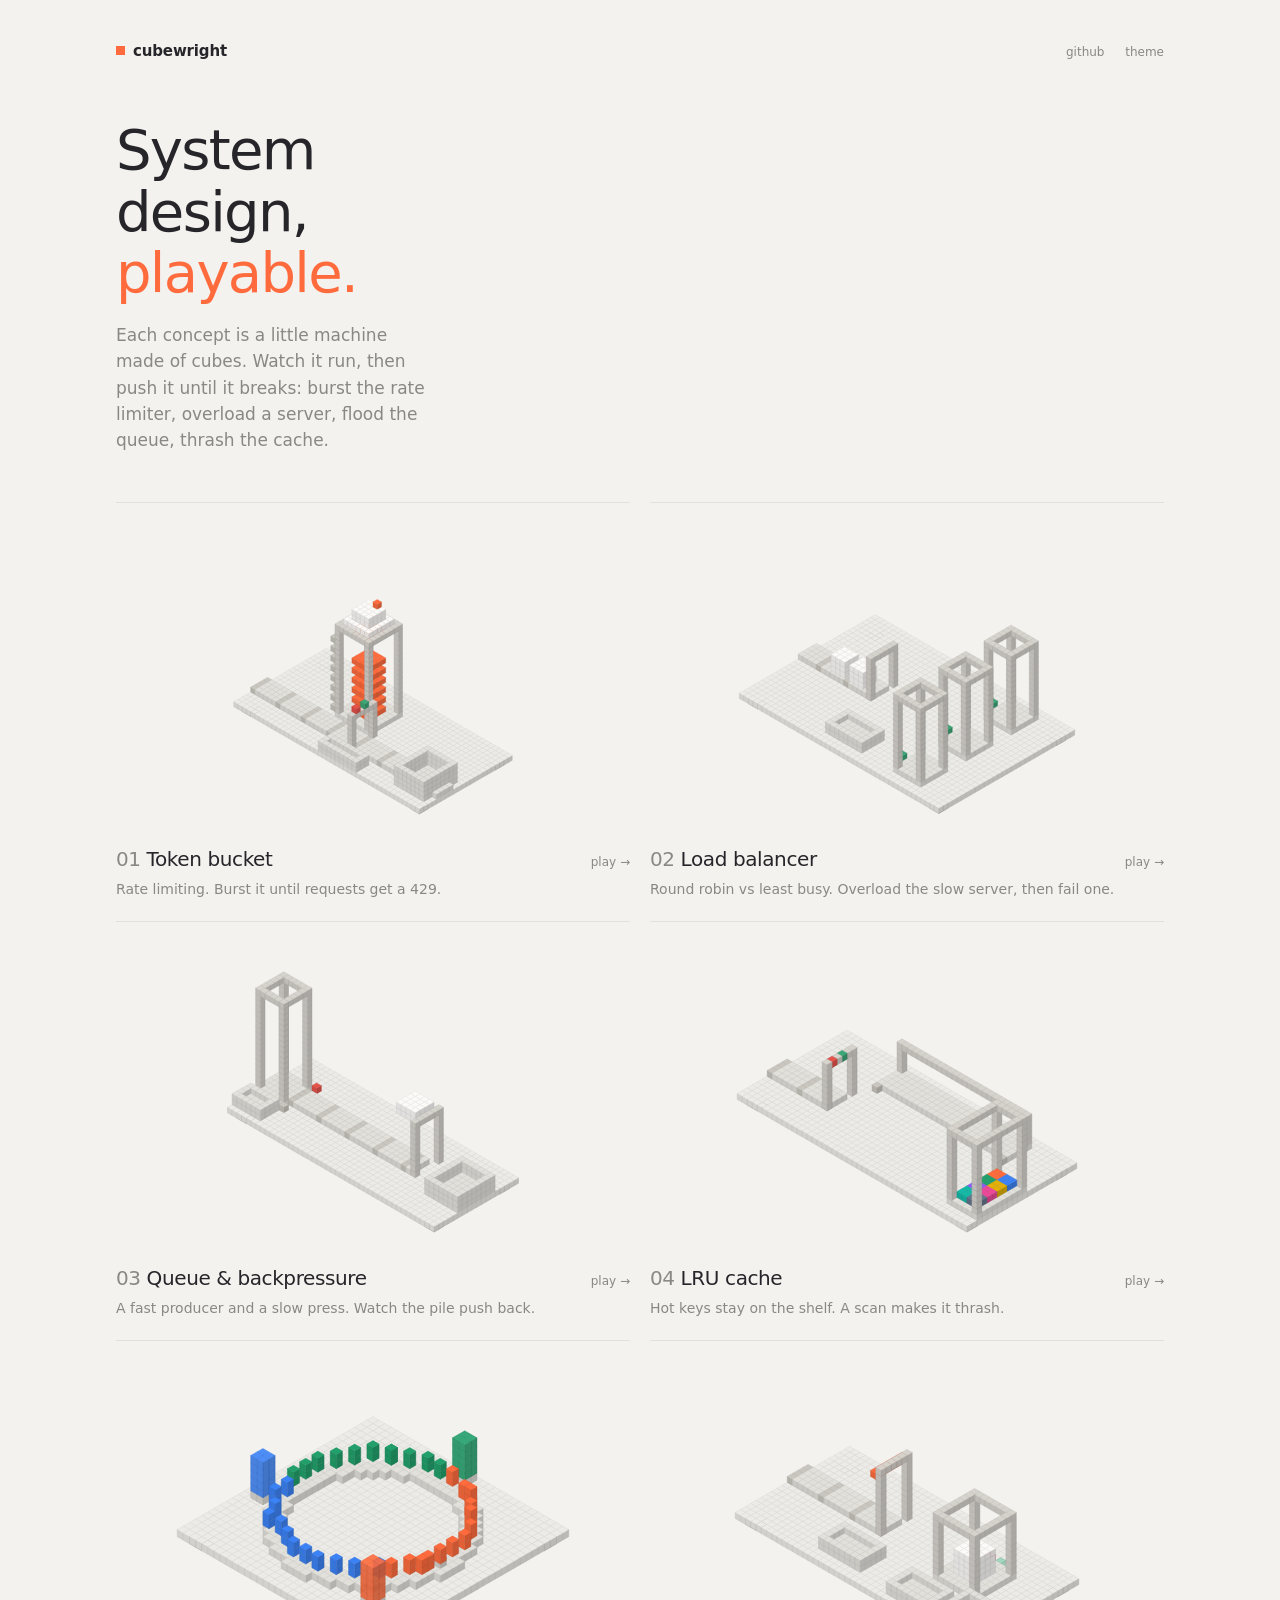
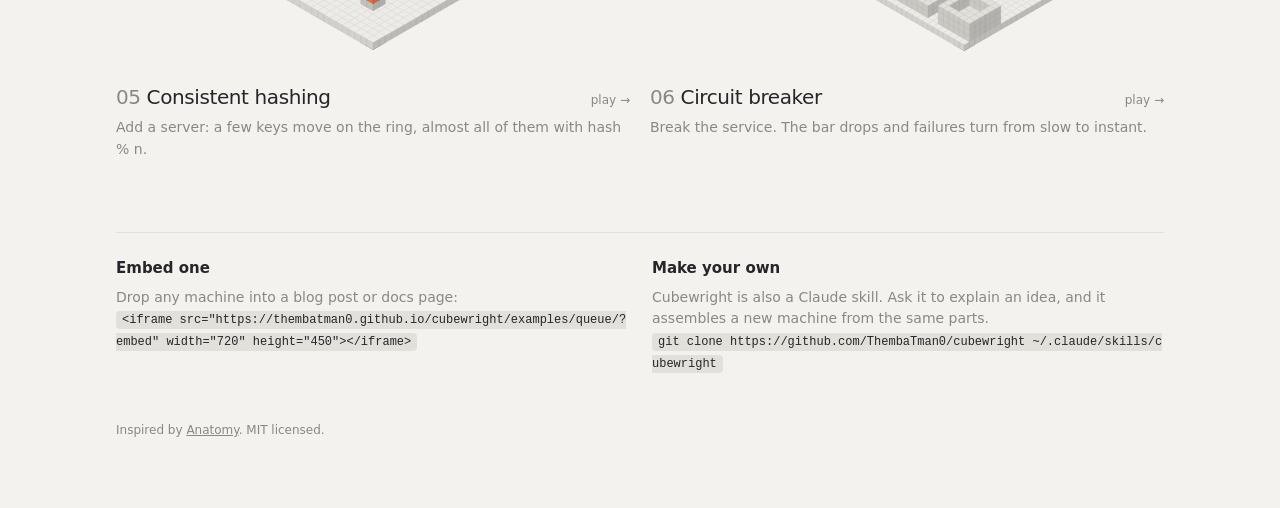
<file: index.html>
<!doctype html>
<html lang="en">
<head>
<meta charset="utf-8">
<meta name="viewport" content="width=device-width, initial-scale=1">
<title>Cubewright · Playable system design</title>
<meta name="description" content="System design concepts, built as little cube machines you can play with and break.">
<link rel="icon" href="data:image/svg+xml,%3Csvg xmlns='http://www.w3.org/2000/svg' viewBox='0 0 10 10'%3E%3Crect width='10' height='10' fill='%23ff6b3d'/%3E%3C/svg%3E">
<link rel="stylesheet" href="kit/page.css">
<style>
  main { max-width: 1080px; }
  .hero { margin: 56px 0 8px; max-width: 34ch; }
  .hero h1 { font-size: clamp(32px, 6vw, 56px); margin: 0; }
  .hero h1 em { font-style: normal; color: var(--accent); }
  .hero p { color: var(--soft); font-size: 17px; margin: 18px 0 0; max-width: 52ch; }
  .grid { display: grid; grid-template-columns: repeat(2, 1fr); gap: 20px; margin-top: 48px; }
  .card { display: block; color: inherit; text-decoration: none; border-top: 1px solid var(--hair); padding-top: 14px; }
  .card .preview { position: relative; aspect-ratio: 16/10; }
  .card iframe { position: absolute; inset: 0; width: 100%; height: 100%; border: 0; pointer-events: none; background: transparent; }
  .card h2 { font-size: 20px; font-weight: 500; letter-spacing: -0.02em; margin: 6px 0 0; }
  .card p { color: var(--soft); margin: 4px 0 0; font-size: 14px; }
  .card .row { display: flex; justify-content: space-between; align-items: baseline; gap: 12px; }
  .card .go { color: var(--soft); font-size: 12px; transition: color .15s, transform .15s; }
  .card:hover .go, .card:focus-visible .go { color: var(--accent); transform: translateX(3px); }
  .card:focus-visible { outline: 1px solid var(--hair); outline-offset: 6px; border-radius: 4px; }
  .make { margin-top: 72px; padding-top: 24px; border-top: 1px solid var(--hair); display: grid; grid-template-columns: 1fr 1fr; gap: 24px; }
  .make h3 { font-size: 15px; font-weight: 600; margin: 0 0 6px; }
  .make p { color: var(--soft); margin: 0; font-size: 14px; }
  code { font: 12px/1.5 ui-monospace, SFMono-Regular, Menlo, monospace; background: var(--hair); padding: 2px 6px; border-radius: 4px; color: var(--ink); word-break: break-all; }
  .credit { color: var(--soft); font-size: 12px; margin-top: 48px; }
  .credit a { color: inherit; }
  @media (max-width: 720px) { .grid, .make { grid-template-columns: 1fr; } }
</style>
</head>
<body>
<main>
  <header>
    <a class="mark" href="./"><i></i>cubewright</a>
    <span>
      <a class="theme" href="https://github.com/ThembaTman0/cubewright" style="all:unset;cursor:pointer;color:var(--soft);font-size:12px;margin-right:16px">github</a>
      <button class="theme" id="theme" aria-label="Toggle theme">theme</button>
    </span>
  </header>

  <section class="hero">
    <h1>System design, <em>playable.</em></h1>
    <p>Each concept is a little machine made of cubes. Watch it run, then push it until it breaks: burst the rate limiter, overload a server, flood the queue, thrash the cache.</p>
  </section>

  <section class="grid" id="grid"></section>

  <section class="make">
    <div>
      <h3>Embed one</h3>
      <p>Drop any machine into a blog post or docs page:<br><code>&lt;iframe src="https://thembatman0.github.io/cubewright/examples/queue/?embed" width="720" height="450"&gt;&lt;/iframe&gt;</code></p>
    </div>
    <div>
      <h3>Make your own</h3>
      <p>Cubewright is also a Claude skill. Ask it to explain an idea, and it assembles a new machine from the same parts.<br><code>git clone https://github.com/ThembaTman0/cubewright ~/.claude/skills/cubewright</code></p>
    </div>
  </section>

  <p class="credit">Inspired by <a href="https://github.com/wheresryan22/anatomy">Anatomy</a>. MIT licensed.</p>
</main>
<script>
const MACHINES = [
  ["token-bucket", "01", "Token bucket", "Rate limiting. Burst it until requests get a 429."],
  ["load-balancer", "02", "Load balancer", "Round robin vs least busy. Overload the slow server, then fail one."],
  ["queue", "03", "Queue & backpressure", "A fast producer and a slow press. Watch the pile push back."],
  ["lru-cache", "04", "LRU cache", "Hot keys stay on the shelf. A scan makes it thrash."],
  ["consistent-hashing", "05", "Consistent hashing", "Add a server: a few keys move on the ring, almost all of them with hash % n."],
  ["circuit-breaker", "06", "Circuit breaker", "Break the service. The bar drops and failures turn from slow to instant."],
];
const grid = document.getElementById("grid");
const isDark = () => {
  const t = document.documentElement.dataset.theme;
  return t ? t === "dark" : matchMedia("(prefers-color-scheme: dark)").matches;
};
function render() {
  const theme = isDark() ? "dark" : "light";
  grid.innerHTML = MACHINES.map(([slug, no, title, blurb]) => `
    <a class="card" href="examples/${slug}/">
      <div class="preview"><iframe src="examples/${slug}/?embed&theme=${theme}" title="${title} preview" loading="lazy" tabindex="-1" aria-hidden="true"></iframe></div>
      <div class="row"><h2><span class="no">${no} </span>${title}</h2><span class="go">play →</span></div>
      <p>${blurb}</p>
    </a>`).join("");
}
render();
document.getElementById("theme").addEventListener("click", () => {
  document.documentElement.dataset.theme = isDark() ? "light" : "dark";
  render();
});
</script>
</body>
</html>
</file>
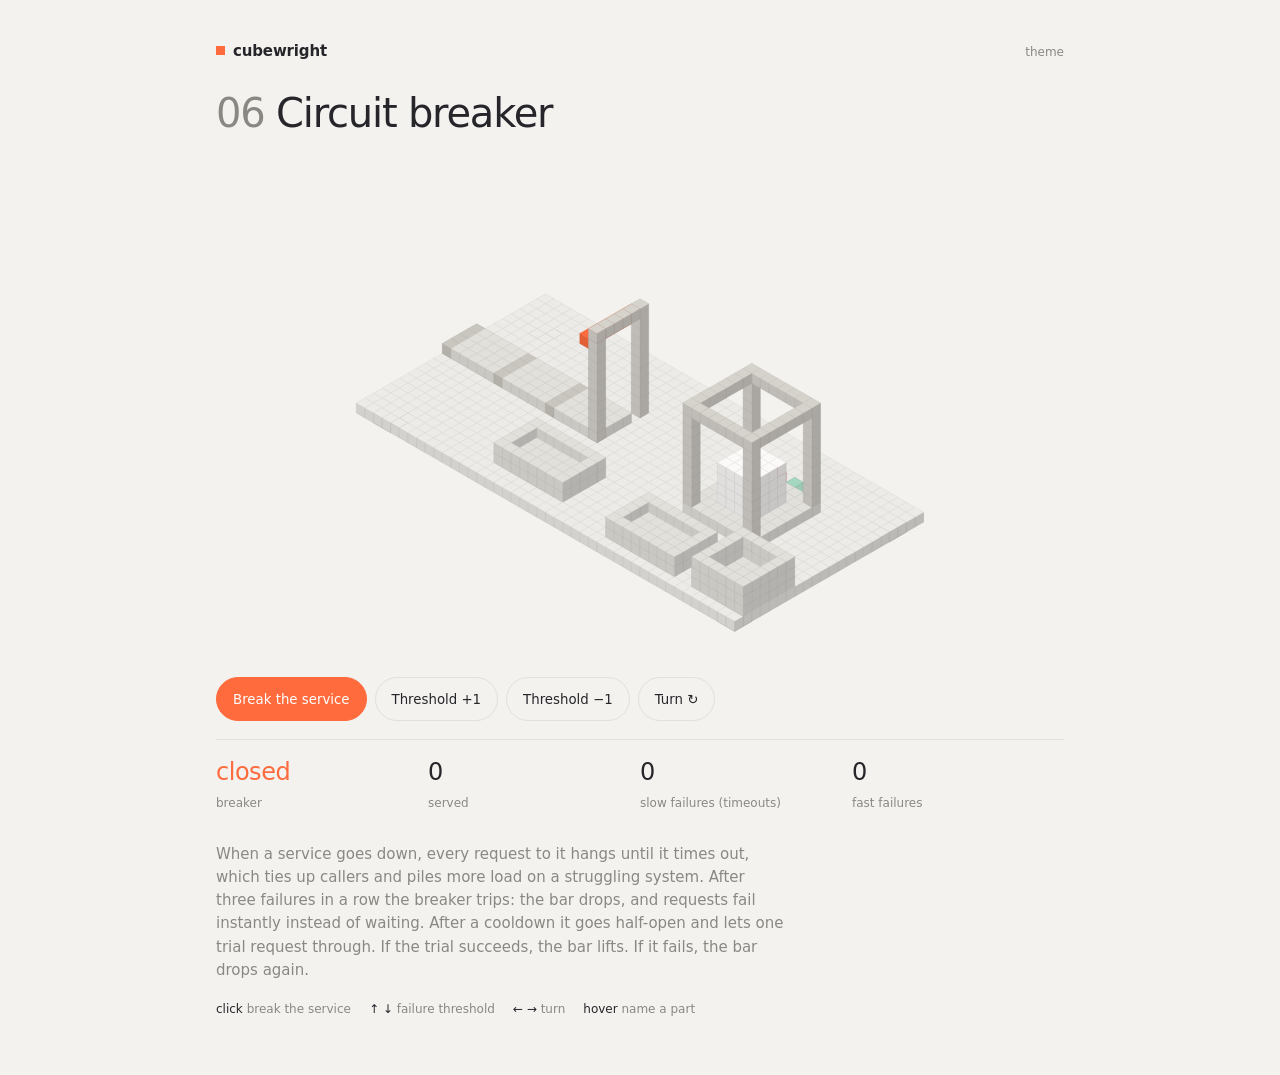
<file: examples/circuit-breaker/index.html>
<!doctype html>
<html lang="en">
<head>
<meta charset="utf-8">
<meta name="viewport" content="width=device-width, initial-scale=1">
<title>Circuit Breaker · Cubewright</title>
<link rel="icon" href="data:image/svg+xml,%3Csvg xmlns='http://www.w3.org/2000/svg' viewBox='0 0 10 10'%3E%3Crect width='10' height='10' fill='%23ff6b3d'/%3E%3C/svg%3E">
<link rel="stylesheet" href="../../kit/page.css">
</head>
<body>
<main>
  <header>
    <a class="mark" href="../../"><i></i>cubewright</a>
    <button class="theme" id="theme" aria-label="Toggle theme">theme</button>
  </header>
  <h1><span class="no">06 </span>Circuit breaker</h1>
  <div class="stage">
    <canvas id="c" tabindex="0" aria-label="A voxel circuit breaker: a gate bar that drops across the belt when the service keeps failing. Click to break the service."></canvas>
    <div class="tip" id="tip"></div>
  </div>
  <div class="stats" aria-live="polite">
    <div class="stat key"><b id="s-state">closed</b><span>breaker</span></div>
    <div class="stat"><b id="s-served">0</b><span>served</span></div>
    <div class="stat"><b id="s-timeouts">0</b><span>slow failures (timeouts)</span></div>
    <div class="stat"><b id="s-fast">0</b><span>fast failures</span></div>
  </div>
  <p class="lede">When a service goes down, every request to it hangs until it times out, which ties up callers and piles more load on a struggling system. After three failures in a row the breaker trips: the bar drops, and requests fail instantly instead of waiting. After a cooldown it goes half-open and lets one trial request through. If the trial succeeds, the bar lifts. If it fails, the bar drops again.</p>
  <footer>
    <span><em>click</em> break the service</span><span><em>↑ ↓</em> failure threshold</span><span><em>← →</em> turn</span><span><em>hover</em> name a part</span>
  </footer>
</main>
<script src="../../kit/cubewright.js"></script>
<script src="../../kit/parts.js"></script>
<script>
const { machine, part } = Cubewright;
const BAR_Z = { closed: 11, open: 5, "half-open": 8 };

machine({
  stats: {
    "s-state": (m) => m.state,
    "s-served": (m) => m.served,
    "s-timeouts": (m) => m.timeouts,
    "s-fast": (m) => m.fast,
  },

  build(W) {
    const m = {
      state: "closed", streak: 0, threshold: 3, cooldown: 0, trial: false,
      healthy: true, downFor: 0, clock: 7, served: 0, timeouts: 0, fast: 0, inflight: [],
    };

    W.bench({ w: 44, d: 22 });
    m.belt = W.belt({ y: 8, length: 18, stopAt: 18, speed: 8, info: "Callers · requests to the service" });
    W.arch({ x: 18, y: 7, span: 6, h: 10, info: "Breaker frame" });
    m.bar = W.S.add(part("bar", "Breaker bar · up when closed, down when open"));
    m.bar.box(0, 0, 0, 1, 6, 1, "accent");
    m.bar.at = [17, 7, BAR_Z.closed];

    W.cage({ x: 30, y: 6, w: 8, d: 8, h: 10, info: "Service · sometimes goes down" });
    m.core = W.S.add(part("core", "Service core"));
    m.core.box(32, 8, 2, 4, 4, 4, "hi");
    m.up = W.lamp({ x: 34, y: 5, z: 1, tone: "ok", info: "Service healthy", decay: 0.001 });
    m.down = W.lamp({ x: 32, y: 5, z: 1, tone: "bad", info: "Service down", decay: 0.001 });
    m.done = W.bin({ x: 38, y: 15, w: 6, d: 6, h: 3, info: "Served" });
    m.slow = W.bin({ x: 28, y: 16, w: 8, d: 5, h: 2, info: "Timed out · waited, then failed" });
    m.quick = W.bin({ x: 14, y: 15, w: 8, d: 5, h: 2, info: "Failed fast · rejected by the open breaker" });

    m.belt.onArrive = (it) => {
      m.belt.take(it);
      if (m.state === "open" || (m.state === "half-open" && m.trial)) {
        m.fast++;
        m.quick.receive(it);
        return;
      }
      if (m.state === "half-open") m.trial = true;
      W.slide(it, [27, 8.5, 2], {
        rate: 6,
        then: () => m.inflight.push({ it, t: 0, need: m.healthy ? 0.35 : 1.6, ok: m.healthy }),
      });
    };
    return m;
  },

  update(dt, m, W) {
    if (!m.healthy) { m.downFor -= dt; if (m.downFor <= 0) m.healthy = true; }
    m.clock -= dt;
    if (m.clock <= 0 && m.healthy) { m.healthy = false; m.downFor = 6; m.clock = 16; }
    m.up.part.glow = m.healthy ? 0.9 : 0;
    m.down.part.glow = m.healthy ? 0 : 0.9;
    m.core.alpha = m.healthy ? 1 : 0.45;

    for (const f of m.inflight.slice()) {
      f.t += dt;
      if (f.t < f.need) continue;
      m.inflight.splice(m.inflight.indexOf(f), 1);
      if (f.ok) {
        m.served++; m.streak = 0;
        if (m.state === "half-open") { m.state = "closed"; m.trial = false; }
        W.slide(f.it, [39.5, 16.5, 2], { rate: 6, then: () => m.done.receive(f.it) });
      } else {
        m.timeouts++; m.streak++;
        m.slow.receive(f.it);
        if (m.state === "half-open" || m.streak >= m.threshold) { m.state = "open"; m.cooldown = 4; m.trial = false; }
      }
    }

    if (m.state === "open") { m.cooldown -= dt; if (m.cooldown <= 0) { m.state = "half-open"; m.trial = false; } }
    m.bar.at[2] = Cubewright.follow(m.bar.at[2], BAR_Z[m.state], dt, 10);

    if (Math.random() < dt * 1.6 && m.belt.ready()) m.belt.send(W.item({ info: "Request" }));
  },

  labels: { stress: "Break the service", up: "Threshold +1", down: "Threshold −1" },

  actions: {
    stress: (m) => { m.healthy = false; m.downFor = 6; m.clock = 16; },
    up: (m) => { m.threshold = Math.min(6, m.threshold + 1); },
    down: (m) => { m.threshold = Math.max(1, m.threshold - 1); },
  },
});
</script>
</body>
</html>
</file>
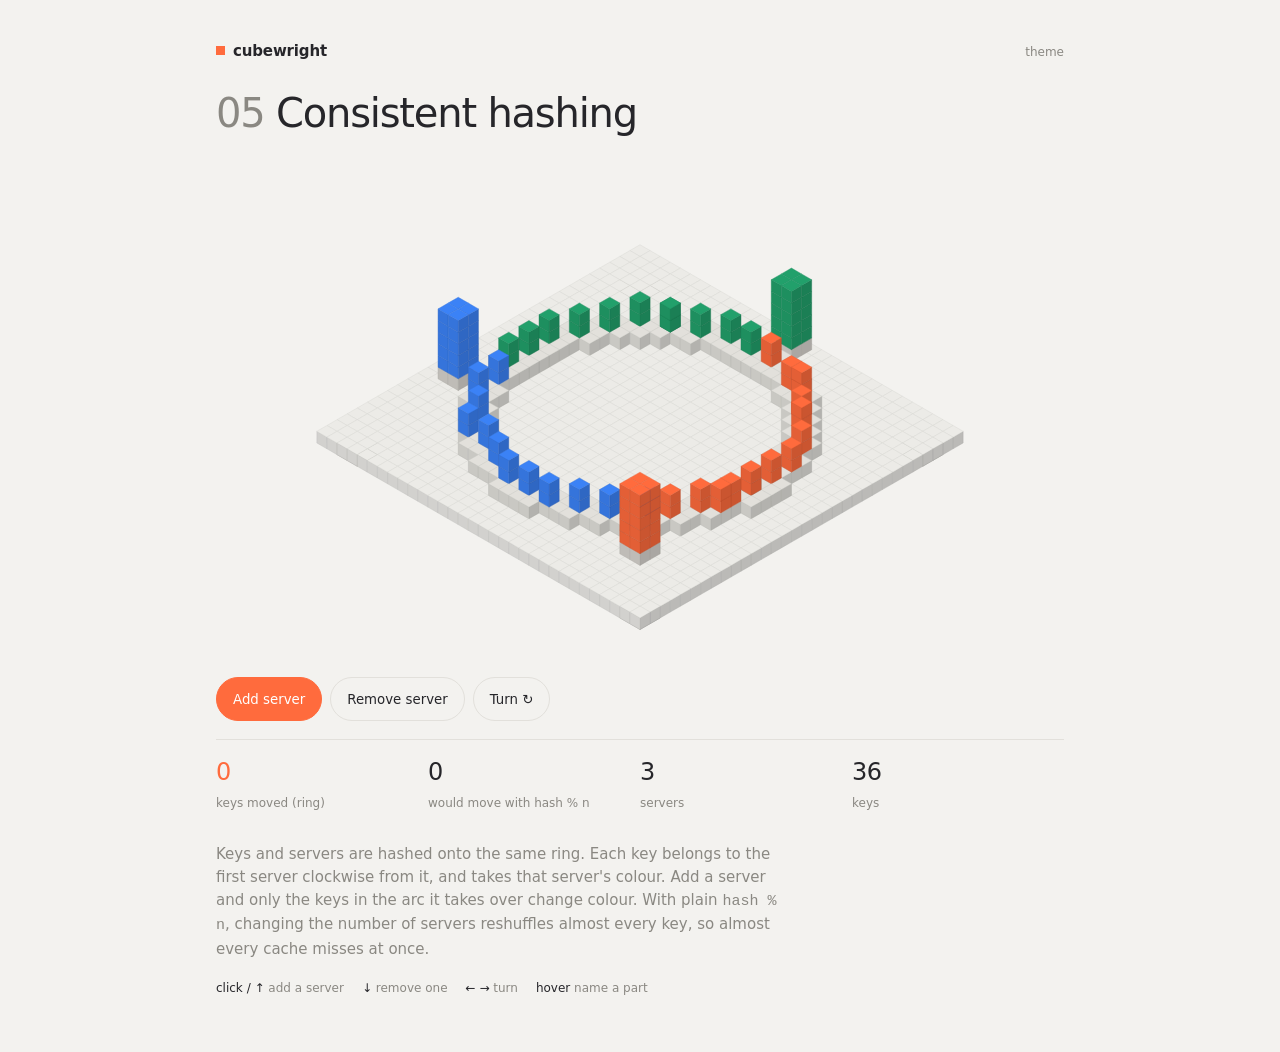
<file: examples/consistent-hashing/index.html>
<!doctype html>
<html lang="en">
<head>
<meta charset="utf-8">
<meta name="viewport" content="width=device-width, initial-scale=1">
<title>Consistent Hashing · Cubewright</title>
<link rel="icon" href="data:image/svg+xml,%3Csvg xmlns='http://www.w3.org/2000/svg' viewBox='0 0 10 10'%3E%3Crect width='10' height='10' fill='%23ff6b3d'/%3E%3C/svg%3E">
<link rel="stylesheet" href="../../kit/page.css">
</head>
<body>
<main>
  <header>
    <a class="mark" href="../../"><i></i>cubewright</a>
    <button class="theme" id="theme" aria-label="Toggle theme">theme</button>
  </header>
  <h1><span class="no">05 </span>Consistent hashing</h1>
  <div class="stage">
    <canvas id="c" tabindex="0" aria-label="A voxel hash ring with keys coloured by the server that owns them. Click to add a server."></canvas>
    <div class="tip" id="tip"></div>
  </div>
  <div class="stats" aria-live="polite">
    <div class="stat key"><b id="s-moved">0</b><span>keys moved (ring)</span></div>
    <div class="stat"><b id="s-modulo">0</b><span>would move with hash % n</span></div>
    <div class="stat"><b id="s-servers">3</b><span>servers</span></div>
    <div class="stat"><b id="s-keys">36</b><span>keys</span></div>
  </div>
  <p class="lede">Keys and servers are hashed onto the same ring. Each key belongs to the first server clockwise from it, and takes that server's colour. Add a server and only the keys in the arc it takes over change colour. With plain <code>hash % n</code>, changing the number of servers reshuffles almost every key, so almost every cache misses at once.</p>
  <footer>
    <span><em>click / ↑</em> add a server</span><span><em>↓</em> remove one</span><span><em>← →</em> turn</span><span><em>hover</em> name a part</span>
  </footer>
</main>
<script src="../../kit/cubewright.js"></script>
<script src="../../kit/parts.js"></script>
<script>
const { machine, part } = Cubewright;
const COLORS = ["#ff6b3d", "#3b82f6", "#22a06b", "#e2b007", "#8b5cf6", "#ec4899"];
const C = 16, R = 11.5, TAU = Math.PI * 2;
const KEYS = 36;

const onRing = (t, r) => [C + r * Math.cos(t * TAU), C + r * Math.sin(t * TAU)];
const hashOf = (i) => (Math.imul(i + 1, 2654435761) >>> 0);

machine({
  stats: {
    "s-moved": (m) => m.moved,
    "s-modulo": (m) => m.modulo,
    "s-servers": (m) => m.servers.length,
    "s-keys": () => KEYS,
  },

  build(W) {
    const m = { servers: [], keys: [], moved: 0, modulo: 0, clock: 5, grow: true, nextColor: 0 };

    W.bench({ w: 32, d: 32 });
    const ring = W.S.add(part("ring", "Hash ring · 0 to 2³² wrapped into a circle"));
    for (let x = 0; x < 32; x++) for (let y = 0; y < 32; y++) {
      const d = Math.hypot(x + 0.5 - C, y + 0.5 - C);
      if (d > 10.4 && d < 12.6) ring.set(x, y, 1, "base");
    }
    const zero = onRing(0, R);
    W.marks({ x: Math.floor(zero[0]), y: Math.floor(zero[1]), z: 2, count: 1, tone: "mid", info: "Position 0 · keys run clockwise from here" });

    for (let i = 0; i < KEYS; i++) {
      const t = (i * 0.6180339887 + 0.03) % 1;
      const [x, y] = onRing(t, R);
      const p = W.S.add(part("key", `Key ${i + 1}`));
      p.at = [Math.floor(x), Math.floor(y), 2];
      m.keys.push({ i, t, p, owner: null });
    }

    m.addServer = (t) => {
      if (m.servers.length >= COLORS.length) return;
      if (t == null) {
        let best = 0, gap = -1;
        for (let k = 0; k < 24; k++) {
          const c = (k + Math.random()) / 24;
          const g = Math.min(...m.servers.map((s) => Math.min(Math.abs(s.t - c), 1 - Math.abs(s.t - c))), 1);
          if (g > gap) { gap = g; best = c; }
        }
        t = best;
      }
      const used = new Set(m.servers.map((s) => s.color));
      const color = COLORS.find((c) => !used.has(c));
      const [x, y] = onRing(t, R + 3.2);
      const p = W.S.add(part("server", `Server · owns the arc counter-clockwise up to here`));
      p.box(0, 0, 0, 2, 2, 1, "mid").box(0, 0, 1, 2, 2, 5, color);
      p.at = [Math.floor(x) - 0.5, Math.floor(y) - 0.5, 1];
      p.alpha = 0;
      W.run({ update(dt) { p.alpha = Math.min(1, p.alpha + dt * 3); if (p.alpha >= 1) W.stop(this); } });
      m.servers.push({ t, color, p });
      m.assign();
    };

    m.removeServer = () => {
      if (m.servers.length <= 2) return;
      const s = m.servers.splice(Math.floor(Math.random() * m.servers.length), 1)[0];
      W.vanish(s.p, { rate: 3 });
      m.assign();
    };

    m.assign = () => {
      const sorted = m.servers.slice().sort((a, b) => a.t - b.t);
      const n = m.servers.length;
      let moved = 0, modulo = 0;
      for (const k of m.keys) {
        const owner = sorted.find((s) => s.t >= k.t) || sorted[0];
        if (k.owner && k.owner !== owner) moved++;
        if (k.n && hashOf(k.i) % k.n !== hashOf(k.i) % n) modulo++;
        const changed = k.owner !== owner;
        k.owner = owner; k.n = n;
        if (changed) {
          k.p.clear(); k.p.box(0, 0, 0, 1, 1, 2, owner.color);
          let t = 0;
          W.run({ update(dt) { t += dt * 3; k.p.at[2] = 2 + Math.sin(Math.min(1, t) * Math.PI) * 2; if (t >= 1) { k.p.at[2] = 2; W.stop(this); } } });
        }
      }
      if (moved || modulo) { m.moved = moved; m.modulo = modulo; }
    };

    m.addServer(0.12); m.addServer(0.45); m.addServer(0.76);
    m.moved = 0; m.modulo = 0;
    return m;
  },

  update(dt, m) {
    m.clock -= dt;
    if (m.clock <= 0) {
      if (m.servers.length >= 5) m.grow = false;
      if (m.servers.length <= 3) m.grow = true;
      m.grow ? m.addServer() : m.removeServer();
      m.clock = 5;
    }
  },

  labels: { stress: "Add server", down: "Remove server" },

  actions: {
    stress: (m) => { m.addServer(); m.clock = 8; },
    up: (m) => { m.addServer(); m.clock = 8; },
    down: (m) => { m.removeServer(); m.clock = 8; },
  },
});
</script>
</body>
</html>
</file>
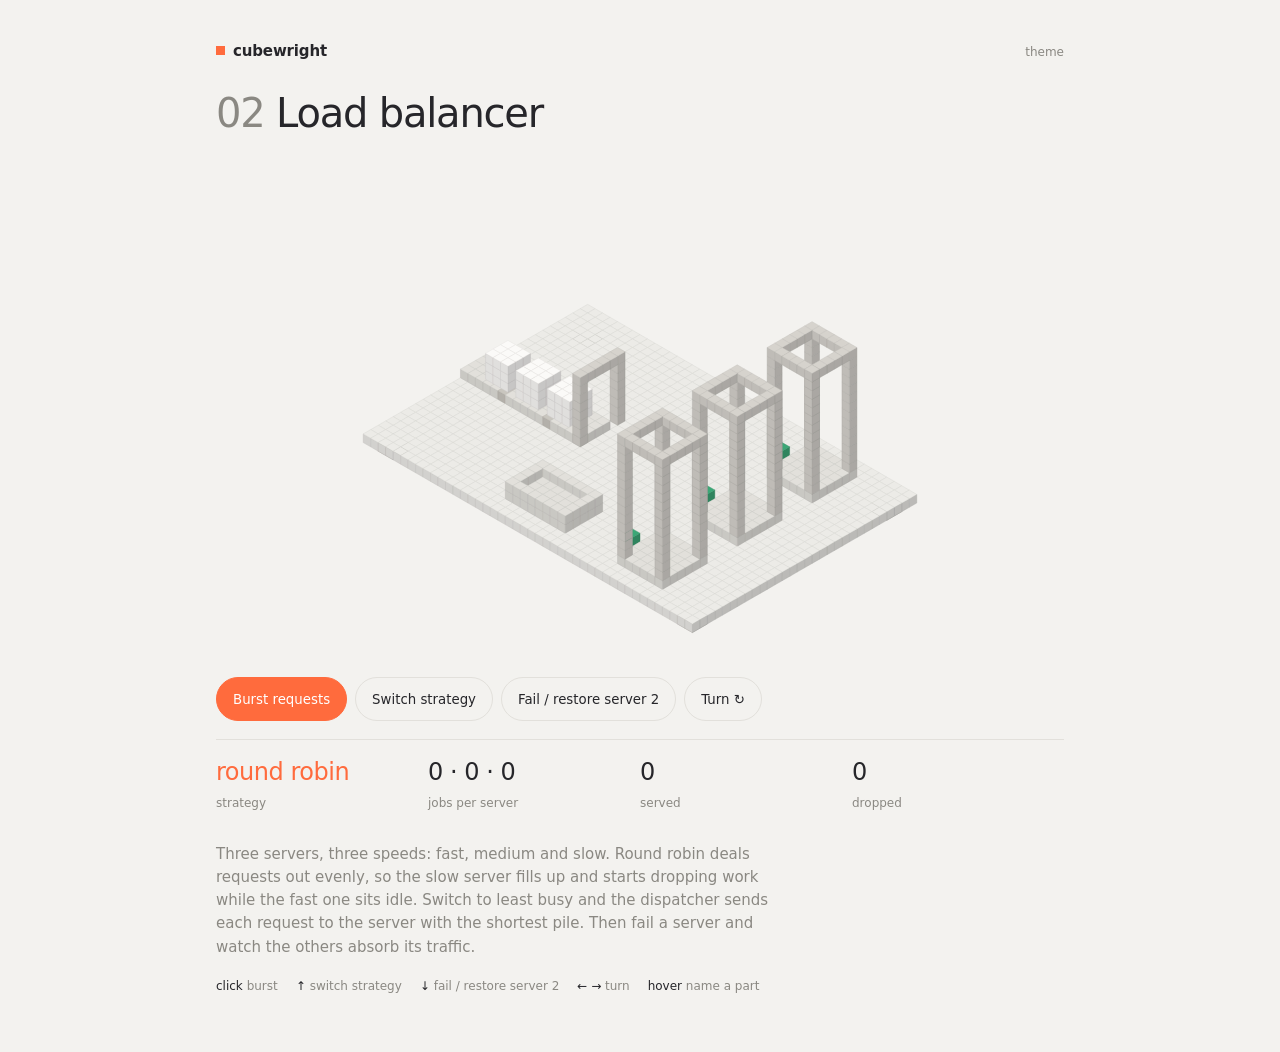
<file: examples/load-balancer/index.html>
<!doctype html>
<html lang="en">
<head>
<meta charset="utf-8">
<meta name="viewport" content="width=device-width, initial-scale=1">
<title>Load Balancer · Cubewright</title>
<link rel="icon" href="data:image/svg+xml,%3Csvg xmlns='http://www.w3.org/2000/svg' viewBox='0 0 10 10'%3E%3Crect width='10' height='10' fill='%23ff6b3d'/%3E%3C/svg%3E">
<link rel="stylesheet" href="../../kit/page.css">
</head>
<body>
<main>
  <header>
    <a class="mark" href="../../"><i></i>cubewright</a>
    <button class="theme" id="theme" aria-label="Toggle theme">theme</button>
  </header>
  <h1><span class="no">02 </span>Load balancer</h1>
  <div class="stage">
    <canvas id="c" tabindex="0" aria-label="A voxel load balancer sending requests to three servers of different speeds. Click to send a burst."></canvas>
    <div class="tip" id="tip"></div>
  </div>
  <div class="stats" aria-live="polite">
    <div class="stat key"><b id="s-strategy">–</b><span>strategy</span></div>
    <div class="stat"><b id="s-load">–</b><span>jobs per server</span></div>
    <div class="stat"><b id="s-served">0</b><span>served</span></div>
    <div class="stat"><b id="s-dropped">0</b><span>dropped</span></div>
  </div>
  <p class="lede">Three servers, three speeds: fast, medium and slow. Round robin deals requests out evenly, so the slow server fills up and starts dropping work while the fast one sits idle. Switch to least busy and the dispatcher sends each request to the server with the shortest pile. Then fail a server and watch the others absorb its traffic.</p>
  <footer>
    <span><em>click</em> burst</span><span><em>↑</em> switch strategy</span><span><em>↓</em> fail / restore server 2</span><span><em>← →</em> turn</span><span><em>hover</em> name a part</span>
  </footer>
</main>
<script src="../../kit/cubewright.js"></script>
<script src="../../kit/parts.js"></script>
<script>
const { machine } = Cubewright;
const STRATEGIES = ["round robin", "least busy"];

machine({
  stats: {
    "s-strategy": (m) => STRATEGIES[m.strategy],
    "s-load": (m) => m.servers.map((s) => (s.up ? s.st.count : "×")).join(" · "),
    "s-served": (m) => m.served,
    "s-dropped": (m) => m.dropped,
  },

  build(W) {
    const m = { strategy: 0, rr: 0, served: 0, dropped: 0, pending: 0, clock: 4, servers: [] };

    W.bench({ w: 44, d: 30 });
    m.belt = W.belt({ y: 13, length: 16, stopAt: 16, info: "Belt · incoming requests" });
    W.arch({ x: 16, y: 12, span: 6, h: 7, info: "Dispatcher · picks a server for each request" });
    m.tray = W.bin({ x: 17, y: 23, w: 8, d: 5, h: 2, info: "Dropped · the chosen server was full or down" });

    [[2.2, 2, "fast"], [1.1, 12, "medium"], [0.5, 22, "slow"]].forEach(([rate, y, label], i) => {
      const x = 32;
      const cage = W.cage({ x, y, w: 6, d: 6, h: 14, info: `Server ${i + 1} · ${label}, ${rate} jobs/s` });
      const st = W.stack({ x: x + 1, y: y + 1, z: 2, cap: 5, dropFrom: 16, info: `Job on server ${i + 1}` });
      const lamp = W.lamp({ x: x - 2, y: y + 2, z: 1, tone: "ok", info: `Server ${i + 1} finished a job` });
      m.servers.push({ x, y, rate, cage, st, lamp, t: 0, up: true, inbound: 0 });
    });

    const load = (s) => s.st.count + s.inbound;
    const pick = () => {
      const alive = m.servers.filter((s) => s.up);
      if (!alive.length) return null;
      if (m.strategy === 0) {
        for (let k = 0; k < m.servers.length; k++) {
          const s = m.servers[m.rr++ % m.servers.length];
          if (s.up) return s;
        }
      }
      return alive.reduce((a, b) => (load(b) / b.rate < load(a) / a.rate ? b : a));
    };

    m.belt.onArrive = (it) => {
      m.belt.take(it);
      const s = pick();
      if (!s || load(s) >= s.st.cap) { m.dropped++; m.tray.receive(it); return; }
      s.inbound++;
      W.slide(it, [s.x - 3, s.y + 1.5, 2], {
        rate: 5,
        then: () => {
          s.inbound--;
          W.vanish(it, { rate: 4 });
          if (s.up && s.st.count < s.st.cap) s.st.push(); else m.dropped++;
        },
      });
    };
    return m;
  },

  update(dt, m, W) {
    for (const s of m.servers) {
      if (!s.up || !s.st.count) { s.t = 0; continue; }
      s.t += dt * s.rate;
      if (s.t >= 1) { s.t -= 1; s.st.pop(); m.served++; s.lamp.flash(); }
    }
    m.clock -= dt;
    if (Math.random() < dt * 2.6) m.pending++;
    if (m.clock <= 0) { m.pending += 6; m.clock = 8 + Math.random() * 4; }
    if (m.pending > 0 && m.belt.ready()) { m.belt.send(W.item({ info: "Request" })); m.pending--; }
  },

  labels: { stress: "Burst requests", up: "Switch strategy", down: "Fail / restore server 2" },

  actions: {
    stress: (m) => { m.pending += 8; m.clock = 10; },
    up: (m) => { m.strategy = (m.strategy + 1) % STRATEGIES.length; },
    down: (m) => {
      const s = m.servers[1];
      s.up = !s.up;
      s.cage.alpha = s.up ? 1 : 0.3;
      if (!s.up) while (s.st.count) { s.st.pop(); m.dropped++; }
    },
  },
});
</script>
</body>
</html>
</file>
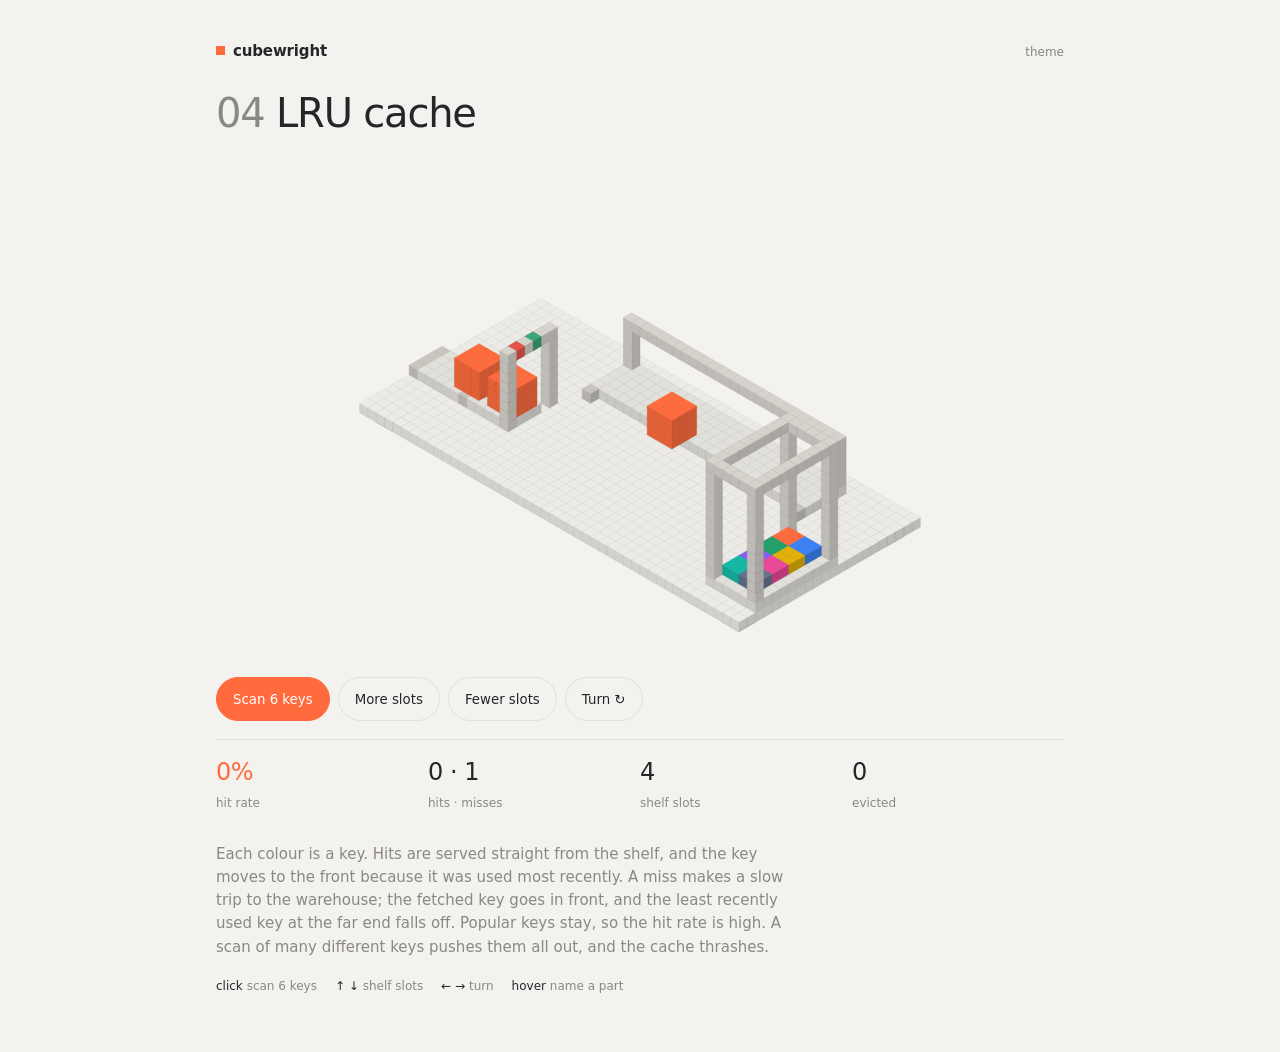
<file: examples/lru-cache/index.html>
<!doctype html>
<html lang="en">
<head>
<meta charset="utf-8">
<meta name="viewport" content="width=device-width, initial-scale=1">
<title>LRU Cache · Cubewright</title>
<link rel="icon" href="data:image/svg+xml,%3Csvg xmlns='http://www.w3.org/2000/svg' viewBox='0 0 10 10'%3E%3Crect width='10' height='10' fill='%23ff6b3d'/%3E%3C/svg%3E">
<link rel="stylesheet" href="../../kit/page.css">
</head>
<body>
<main>
  <header>
    <a class="mark" href="../../"><i></i>cubewright</a>
    <button class="theme" id="theme" aria-label="Toggle theme">theme</button>
  </header>
  <h1><span class="no">04 </span>LRU cache</h1>
  <div class="stage">
    <canvas id="c" tabindex="0" aria-label="A voxel LRU cache: a short shelf of coloured keys beside a far warehouse. Click to run a scan."></canvas>
    <div class="tip" id="tip"></div>
  </div>
  <div class="stats" aria-live="polite">
    <div class="stat key"><b id="s-rate">–</b><span>hit rate</span></div>
    <div class="stat"><b id="s-hits">0</b><span>hits · misses</span></div>
    <div class="stat"><b id="s-size">4</b><span>shelf slots</span></div>
    <div class="stat"><b id="s-evicted">0</b><span>evicted</span></div>
  </div>
  <p class="lede">Each colour is a key. Hits are served straight from the shelf, and the key moves to the front because it was used most recently. A miss makes a slow trip to the warehouse; the fetched key goes in front, and the least recently used key at the far end falls off. Popular keys stay, so the hit rate is high. A scan of many different keys pushes them all out, and the cache thrashes.</p>
  <footer>
    <span><em>click</em> scan 6 keys</span><span><em>↑ ↓</em> shelf slots</span><span><em>← →</em> turn</span><span><em>hover</em> name a part</span>
  </footer>
</main>
<script src="../../kit/cubewright.js"></script>
<script src="../../kit/parts.js"></script>
<script>
const { machine, part } = Cubewright;
const KEYS = ["#ff6b3d", "#3b82f6", "#22a06b", "#e2b007", "#8b5cf6", "#ec4899", "#14b8a6", "#64748b"];
const NAMES = ["A", "B", "C", "D", "E", "F", "G", "H"];
const WEIGHTS = [6, 4, 3, 2, 1, 1, 0.5, 0.5];

machine({
  stats: {
    "s-rate": (m) => (m.hits + m.misses ? Math.round((100 * m.hits) / (m.hits + m.misses)) + "%" : "–"),
    "s-hits": (m) => `${m.hits} · ${m.misses}`,
    "s-size": (m) => m.size,
    "s-evicted": (m) => m.evicted,
  },

  build(W) {
    const m = { size: 4, hits: 0, misses: 0, evicted: 0, cache: [], script: [], busy: false };

    W.bench({ w: 46, d: 22 });
    const shelf = W.S.add(part("shelf", "Cache shelf · front is most recently used"));
    shelf.box(13, 2, 1, 26, 5, 1, "base");
    for (const x of [13, 38]) shelf.box(x, 2, 2, 1, 1, 4, "mid");
    shelf.box(13, 2, 6, 26, 1, 1, "mid");
    W.marks({ x: 13, y: 7, z: 1, count: 1, info: "Front · most recent" });
    W.marks({ x: 38, y: 7, z: 1, count: 1, info: "Back · least recent, evicted next" });

    W.cage({ x: 40, y: 10, w: 6, d: 10, h: 12, info: "Warehouse · slow storage (the database)" });
    const store = W.S.add(part("store", "Every key lives here"));
    KEYS.forEach((c, i) => store.box(41 + (i % 2) * 2, 11 + Math.floor(i / 2) * 2, 2, 2, 2, 1, c));

    m.belt = W.belt({ y: 12, length: 12, stopAt: 12, info: "Requests · each asks for one key" });
    W.arch({ x: 12, y: 11, span: 6, h: 7, info: "Lookup · checks the shelf first" });
    m.hitLamp = W.lamp({ x: 12, y: 13, z: 9, tone: "ok", info: "Hit" });
    m.missLamp = W.lamp({ x: 12, y: 15, z: 9, tone: "bad", info: "Miss" });

    m.slot = (i) => [14 + 4 * i, 3, 2];
    m.place = () => m.cache.forEach((b, i) => {
      if (b.mover) W.stop(b.mover);
      b.mover = W.slide(b.part, m.slot(i), { rate: 6 });
    });
    m.evict = () => {
      while (m.cache.length > m.size) {
        const b = m.cache.pop();
        if (b.mover) W.stop(b.mover);
        m.evicted++;
        W.slide(b.part, [b.part.at[0], 9, 1], { rate: 5, then: (p) => W.vanish(p, { rate: 2 }) });
      }
    };

    m.belt.onArrive = (req) => {
      const key = req.key;
      const at = m.cache.findIndex((b) => b.key === key);
      if (at >= 0) {
        m.hits++; m.hitLamp.flash();
        m.cache.unshift(m.cache.splice(at, 1)[0]);
        m.place();
        m.belt.take(req);
        W.vanish(req, { rate: 3 });
        return;
      }
      m.misses++; m.missLamp.flash();
      const p = W.item({ size: 3, tone: KEYS[key], info: `Key ${NAMES[key]}` });
      p.at = [41, 13, 2];
      const b = { key, part: p, mover: null };
      m.cache.unshift(b);
      m.evict();
      m.cache.slice(1).forEach((c, i) => { if (c.mover) W.stop(c.mover); c.mover = W.slide(c.part, m.slot(i + 1), { rate: 6 }); });
      b.mover = W.slide(p, m.slot(0), {
        rate: 3,
        then: () => { b.mover = null; m.belt.take(req); W.vanish(req, { rate: 3 }); },
      });
    };
    return m;
  },

  update(dt, m, W) {
    const want = m.script.length ? null : (Math.random() < dt * 1.4 ? draw() : null);
    const next = m.script.length ? m.script[0] : want;
    if (next != null && m.belt.ready() && m.belt.queued < 4) {
      if (m.script.length) m.script.shift();
      const r = W.item({ tone: KEYS[next], info: `Request for key ${NAMES[next]}` });
      r.key = next;
      m.belt.send(r);
    }
    function draw() {
      const total = WEIGHTS.reduce((a, b) => a + b, 0);
      let x = Math.random() * total;
      for (let i = 0; i < WEIGHTS.length; i++) { x -= WEIGHTS[i]; if (x <= 0) return i; }
      return 0;
    }
  },

  labels: { stress: "Scan 6 keys", up: "More slots", down: "Fewer slots" },

  actions: {
    stress: (m) => { m.script.push(2, 3, 4, 5, 6, 7); },
    up: (m) => { m.size = Math.min(6, m.size + 1); },
    down: (m) => { m.size = Math.max(2, m.size - 1); m.evict(); m.place(); },
  },
});
</script>
</body>
</html>
</file>
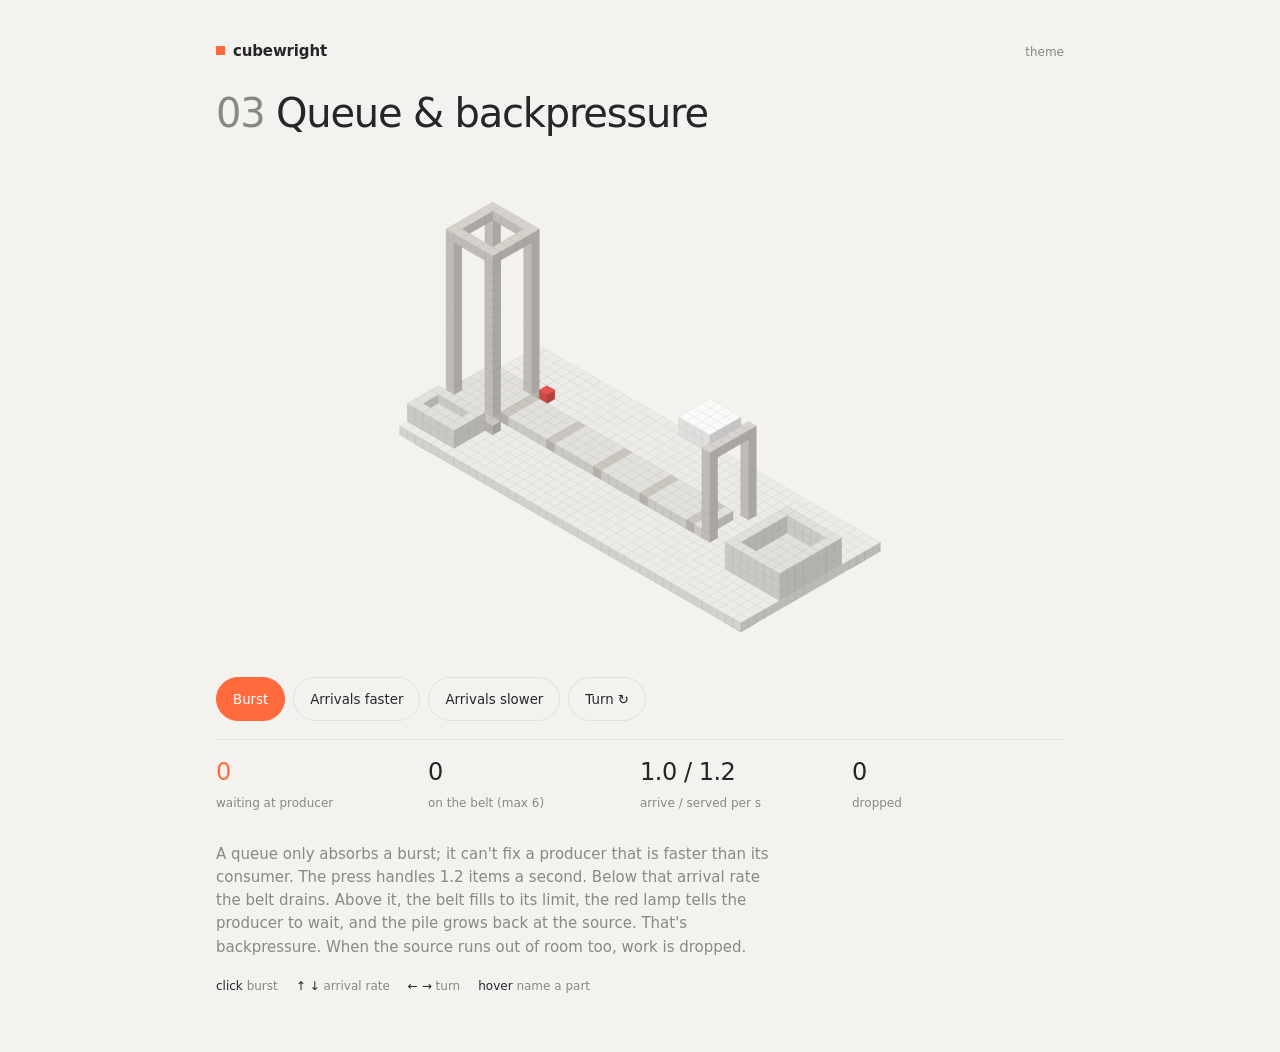
<file: examples/queue/index.html>
<!doctype html>
<html lang="en">
<head>
<meta charset="utf-8">
<meta name="viewport" content="width=device-width, initial-scale=1">
<title>Queue &amp; Backpressure · Cubewright</title>
<link rel="icon" href="data:image/svg+xml,%3Csvg xmlns='http://www.w3.org/2000/svg' viewBox='0 0 10 10'%3E%3Crect width='10' height='10' fill='%23ff6b3d'/%3E%3C/svg%3E">
<link rel="stylesheet" href="../../kit/page.css">
</head>
<body>
<main>
  <header>
    <a class="mark" href="../../"><i></i>cubewright</a>
    <button class="theme" id="theme" aria-label="Toggle theme">theme</button>
  </header>
  <h1><span class="no">03 </span>Queue &amp; backpressure</h1>
  <div class="stage">
    <canvas id="c" tabindex="0" aria-label="A voxel producer feeding a slow press through a bounded queue. Click to send a burst."></canvas>
    <div class="tip" id="tip"></div>
  </div>
  <div class="stats" aria-live="polite">
    <div class="stat key"><b id="s-backlog">0</b><span>waiting at producer</span></div>
    <div class="stat"><b id="s-queue">0</b><span>on the belt (max 6)</span></div>
    <div class="stat"><b id="s-rates">0</b><span>arrive / served per s</span></div>
    <div class="stat"><b id="s-dropped">0</b><span>dropped</span></div>
  </div>
  <p class="lede">A queue only absorbs a burst; it can't fix a producer that is faster than its consumer. The press handles 1.2 items a second. Below that arrival rate the belt drains. Above it, the belt fills to its limit, the red lamp tells the producer to wait, and the pile grows back at the source. That's backpressure. When the source runs out of room too, work is dropped.</p>
  <footer>
    <span><em>click</em> burst</span><span><em>↑ ↓</em> arrival rate</span><span><em>← →</em> turn</span><span><em>hover</em> name a part</span>
  </footer>
</main>
<script src="../../kit/cubewright.js"></script>
<script src="../../kit/parts.js"></script>
<script>
const { machine, part } = Cubewright;

machine({
  stats: {
    "s-backlog": (m) => m.backlog.count,
    "s-queue": (m) => m.belt.queued,
    "s-rates": (m) => `${m.lambda.toFixed(1)} / ${m.mu.toFixed(1)}`,
    "s-dropped": (m) => m.dropped,
  },

  build(W) {
    const m = { lambda: 1.0, mu: 1.2, cap: 6, processed: 0, dropped: 0, busy: null, t: 0, burst: 0 };

    W.bench({ w: 44, d: 18 });
    W.cage({ x: 0, y: 6, w: 6, d: 6, h: 18, info: "Producer · makes work at the arrival rate" });
    m.backlog = W.stack({ x: 1, y: 7, z: 2, cap: 8, dropFrom: 20, info: "Waiting at the producer · pushed back by a full belt" });
    m.stopLamp = W.lamp({ x: 6, y: 5, z: 1, tone: "bad", info: "Backpressure · belt full, producer must wait", decay: 6 });

    m.belt = W.belt({ x: 6, y: 7, length: 26, stopAt: 32, speed: 8, info: "Bounded queue · holds up to 6 items" });
    W.marks({ x: 6, y: 12, z: 1, count: 1, info: "Queue start" });
    W.arch({ x: 33, y: 6, span: 6, h: 9, info: "Press frame" });
    m.ram = W.S.add(part("ram", "Press · handles 1.2 items a second"));
    m.ram.box(0, 0, 0, 4, 4, 2, "hi");
    m.ram.at = [29, 7, 11];
    m.out = W.bin({ x: 37, y: 5, w: 7, d: 8, h: 3, info: "Done" });
    m.dropTray = W.bin({ x: 0, y: 13, w: 6, d: 4, h: 2, info: "Dropped · no room left at the producer" });

    m.belt.onArrive = (it) => { m.busy = it; m.t = 0; };
    return m;
  },

  update(dt, m, W) {
    if (m.busy) {
      m.t += dt * m.mu;
      m.ram.at[2] = 11 - 6 * Math.sin(Math.PI * Math.min(1, m.t));
      if (m.t >= 1) {
        const it = m.belt.take(m.busy);
        m.busy = null; m.processed++;
        m.ram.at[2] = 11;
        W.slide(it, [38, 7.5, 2], { rate: 6, then: () => m.out.receive(it) });
      }
    }

    let arrivals = Math.random() < dt * m.lambda ? 1 : 0;
    if (m.burst > 0) { const n = Math.min(m.burst, Math.random() < dt * 6 ? 1 : 0); arrivals += n; m.burst -= n; }
    for (let i = 0; i < arrivals; i++) {
      if (m.backlog.count < m.backlog.cap) m.backlog.push();
      else { m.dropped++; const it = W.item({ info: "Dropped request" }); it.at = [1.5, 7.5, 20]; m.dropTray.receive(it); }
    }

    const full = m.belt.queued >= m.cap;
    if (full && m.backlog.count) m.stopLamp.flash();
    if (!full && m.backlog.count && m.belt.ready()) {
      m.backlog.pop();
      m.belt.send(W.item({ info: "Work item" }));
    }
  },

  labels: { stress: "Burst", up: "Arrivals faster", down: "Arrivals slower" },

  actions: {
    stress: (m) => { m.burst += 8; },
    up: (m) => { m.lambda = Math.min(4, m.lambda + 0.5); },
    down: (m) => { m.lambda = Math.max(0.5, m.lambda - 0.5); },
  },
});
</script>
</body>
</html>
</file>
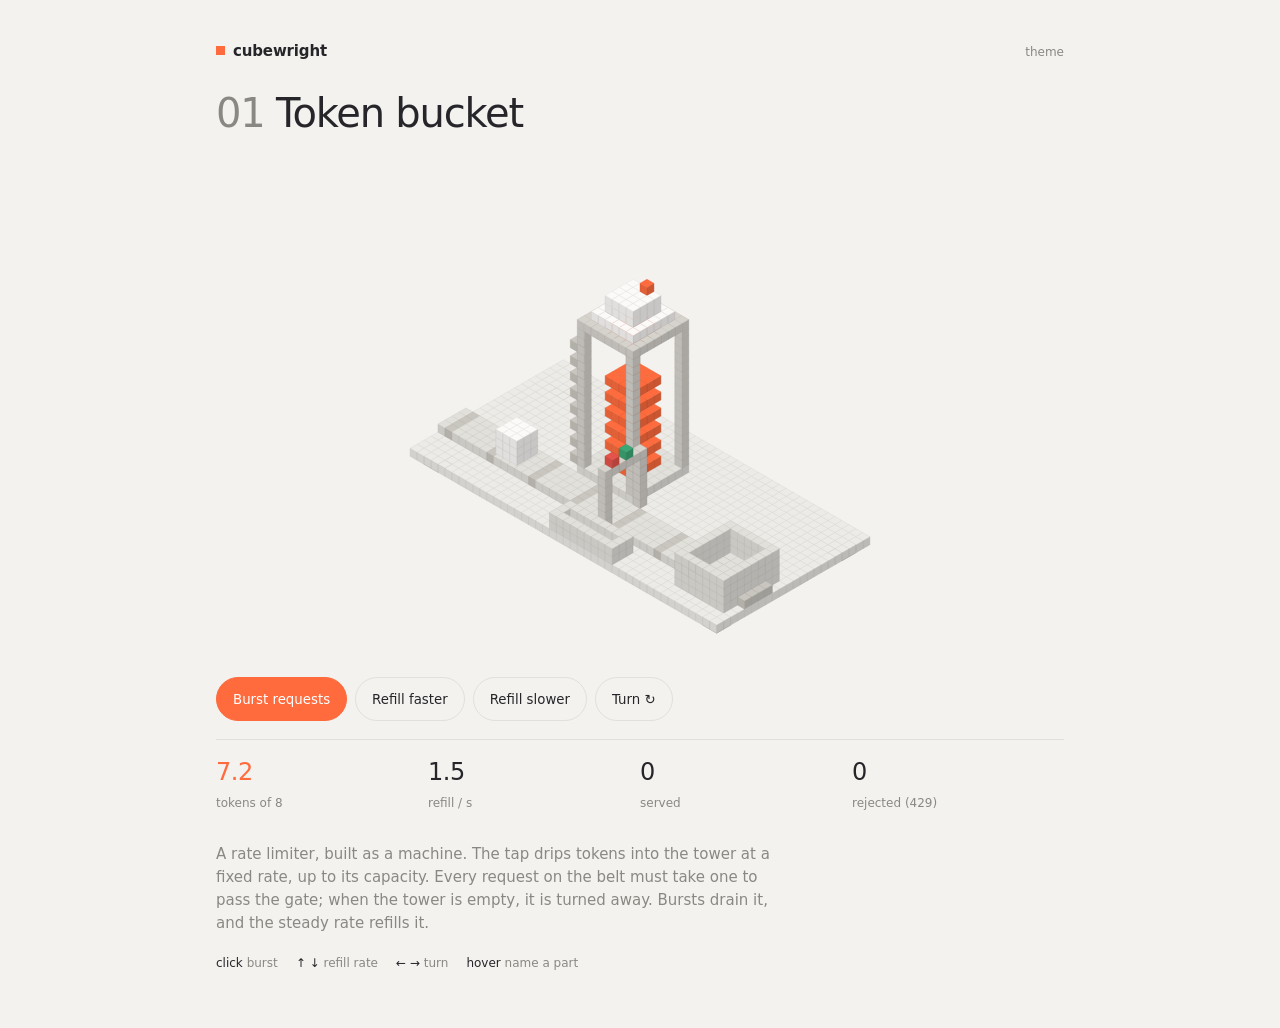
<file: examples/token-bucket/index.html>
<!doctype html>
<html lang="en">
<head>
<meta charset="utf-8">
<meta name="viewport" content="width=device-width, initial-scale=1">
<title>Token Bucket · Cubewright</title>
<link rel="icon" href="data:image/svg+xml,%3Csvg xmlns='http://www.w3.org/2000/svg' viewBox='0 0 10 10'%3E%3Crect width='10' height='10' fill='%23ff6b3d'/%3E%3C/svg%3E">
<link rel="stylesheet" href="../../kit/page.css">
</head>
<body>
<main>
  <header>
    <a class="mark" href="../../"><i></i>cubewright</a>
    <button class="theme" id="theme" aria-label="Toggle theme">theme</button>
  </header>
  <h1><span class="no">01 </span>Token bucket</h1>
  <div class="stage">
    <canvas id="c" tabindex="0" aria-label="A voxel token-bucket rate limiter. Click to send a burst of requests."></canvas>
    <div class="tip" id="tip"></div>
  </div>
  <div class="stats" aria-live="polite">
    <div class="stat key"><b id="s-tokens">0</b><span>tokens of 8</span></div>
    <div class="stat"><b id="s-rate">0</b><span>refill / s</span></div>
    <div class="stat"><b id="s-pass">0</b><span>served</span></div>
    <div class="stat"><b id="s-drop">0</b><span>rejected (429)</span></div>
  </div>
  <p class="lede">A rate limiter, built as a machine. The tap drips tokens into the tower at a fixed rate, up to its capacity. Every request on the belt must take one to pass the gate; when the tower is empty, it is turned away. Bursts drain it, and the steady rate refills it.</p>
  <footer>
    <span><em>click</em> burst</span><span><em>↑ ↓</em> refill rate</span><span><em>← →</em> turn</span><span><em>hover</em> name a part</span>
  </footer>
</main>
<script src="../../kit/cubewright.js"></script>
<script src="../../kit/parts.js"></script>
<script>
const { machine, part } = Cubewright;

machine({
  stats: {
    "s-tokens": (m) => m.level.toFixed(1),
    "s-rate": (m) => m.rate.toFixed(1),
    "s-pass": (m) => m.passed,
    "s-drop": (m) => m.dropped,
  },

  build(W) {
    const m = { cap: 8, rate: 1.5, level: 5, passed: 0, dropped: 0, pending: 0, clock: 6 };

    W.bench({ w: 44, d: 22 });
    W.cage({ x: 15, y: 5, w: 8, d: 8, h: 18, info: "Bucket · holds up to 8 tokens" });
    W.marks({ x: 14, y: 12, z: 2, count: m.cap, info: "Level marks · one per token" });
    W.S.add(part("tap", "Refill tap · adds tokens at the set rate")).box(16, 6, 20, 6, 6, 1, "hi").box(17, 7, 21, 4, 4, 1, "hi");
    m.dial = W.dial({ x: 17, y: 7, z: 22, info: "Refill dial · one turn per token" });
    m.tokens = W.stack({ x: 17, y: 7, z: 2, cap: m.cap, dropFrom: 19, info: "Token · one request's permission" });
    m.tokens.fill(Math.floor(m.level));

    m.belt = W.belt({ y: 14, length: 44, stopAt: 24, info: "Belt · incoming requests" });
    W.arch({ x: 24, y: 13, span: 6, h: 6, info: "Gate · passes only with a token" });
    m.ok = W.lamp({ x: 24, y: 15, z: 9, tone: "ok", info: "Pass signal" });
    m.bad = W.lamp({ x: 24, y: 17, z: 9, tone: "bad", info: "Reject signal" });
    m.tray = W.bin({ x: 20, y: 19, w: 9, d: 3, h: 2, info: "Rejected · HTTP 429" });
    m.served = W.bin({ x: 36, y: 12, w: 7, d: 8, h: 4, info: "Served" });

    m.belt.onArrive = (it) => {
      m.belt.take(it);
      if (m.level >= 1) {
        m.level -= 1; m.passed++;
        m.ok.flash();
        m.tokens.pop([17, 11, 6]);
        W.slide(it, [38, 14.5, 2], { rate: 4, then: () => m.served.receive(it) });
      } else {
        m.dropped++;
        m.bad.flash();
        m.tray.receive(it);
      }
    };
    return m;
  },

  update(dt, m, W) {
    m.level = Math.min(m.cap, m.level + m.rate * dt);
    while (m.tokens.count < Math.floor(m.level)) m.tokens.push();
    m.dial.set(m.level >= m.cap ? 0 : m.level % 1);

    m.clock -= dt;
    if (Math.random() < dt * 1.1) m.pending++;
    if (m.clock <= 0) { m.pending += 7; m.clock = 9 + Math.random() * 4; }
    if (m.pending > 0 && m.belt.ready()) { m.belt.send(W.item({ info: "Request" })); m.pending--; }
  },

  labels: { stress: "Burst requests", up: "Refill faster", down: "Refill slower" },

  actions: {
    stress: (m) => { m.pending += 5; m.clock = 10; },
    up: (m) => { m.rate = Math.min(4, m.rate + 0.5); },
    down: (m) => { m.rate = Math.max(0.5, m.rate - 0.5); },
  },
});
</script>
</body>
</html>
</file>
<file: kit/page.css>
:root { --bg:#f3f2ef; --ink:#26262a; --soft:#8a8882; --hair:#e2e0db; --accent:#ff6b3d; --tip:#26262a; --tipink:#f6f5f2; }
:root[data-theme="dark"] { --bg:#141416; --ink:#ecebe7; --soft:#7d7c78; --hair:#262629; --accent:#ff7a4d; --tip:#ecebe7; --tipink:#141416; }
@media (prefers-color-scheme: dark) { :root:not([data-theme="light"]) { --bg:#141416; --ink:#ecebe7; --soft:#7d7c78; --hair:#262629; --accent:#ff7a4d; --tip:#ecebe7; --tipink:#141416; } }
* { box-sizing: border-box; }
body { margin:0; background:var(--bg); color:var(--ink); font:15px/1.55 "Inter", ui-sans-serif, system-ui, -apple-system, sans-serif; -webkit-font-smoothing:antialiased; }
main { max-width: 880px; margin: 0 auto; padding: 40px 16px 56px; }
header { display:flex; align-items:baseline; justify-content:space-between; gap:16px; }
.mark { font-weight:600; letter-spacing:-0.01em; color:inherit; text-decoration:none; }
.mark i { display:inline-block; width:9px; height:9px; background:var(--accent); margin-right:8px; transform: translateY(-1px); }
.no { color:var(--soft); font-variant-numeric: tabular-nums; }
h1 { font-size: clamp(28px, 5vw, 40px); font-weight:500; letter-spacing:-0.03em; line-height:1.1; margin: 28px 0 0; }
.stage { position:relative; aspect-ratio: 16/10; margin-top: 8px; }
.stage canvas { position:absolute; inset:0; width:100%; height:100%; display:block; outline:none; cursor:pointer; touch-action: manipulation; }
.stage canvas:focus-visible { box-shadow: 0 0 0 1px var(--hair); border-radius: 12px; }
.tip { position:absolute; pointer-events:none; background:var(--tip); color:var(--tipink); font-size:12px; padding:5px 9px; border-radius:999px; white-space:nowrap; opacity:0; transform: translate(-50%, calc(-100% - 12px)); transition: opacity .15s; }
.tip.on { opacity:1; }
.stats { display:grid; grid-template-columns: repeat(4, 1fr); border-top:1px solid var(--hair); }
.stat { padding: 14px 0 0; }
.stat b { display:block; font-size: 24px; font-weight:500; letter-spacing:-0.02em; font-variant-numeric: tabular-nums; }
.stat span { color:var(--soft); font-size:12px; }
.stat.key b { color:var(--accent); }
p.lede { color:var(--soft); max-width: 60ch; margin: 28px 0 0; }
footer { display:flex; flex-wrap:wrap; gap: 6px 18px; color:var(--soft); font-size:12px; margin-top: 18px; }
footer em { font-style:normal; color:var(--ink); }
button.theme { all:unset; cursor:pointer; color:var(--soft); font-size:12px; }
button.theme:hover, button.theme:focus-visible { color:var(--ink); }
@media (max-width: 560px) { .stage { aspect-ratio: 1/1; } .stats { grid-template-columns: repeat(2, 1fr); } }
.embed body { background: transparent; }
.embed main { max-width: none; padding: 0; }
.embed header, .embed h1, .embed .stats, .embed .lede, .embed footer { display: none; }
.embed .stage { aspect-ratio: auto; height: 100vh; margin: 0; }
.controls { display:flex; flex-wrap:wrap; gap:8px; margin: 4px 0 18px; }
.controls button { font: 13px/1 inherit; font-family: inherit; color: var(--ink); background: transparent; border: 1px solid var(--hair); border-radius: 999px; padding: 11px 16px; cursor: pointer; min-height: 44px; touch-action: manipulation; -webkit-tap-highlight-color: transparent; transition: border-color .15s, background .15s; }
.controls button:hover, .controls button:focus-visible { border-color: var(--soft); outline: none; }
.controls button:active { background: var(--hair); }
.controls button.primary { background: var(--accent); border-color: var(--accent); color: #fff; }
.controls button.primary:active { filter: brightness(.92); }
.embed .controls { display: none; }
</file>
